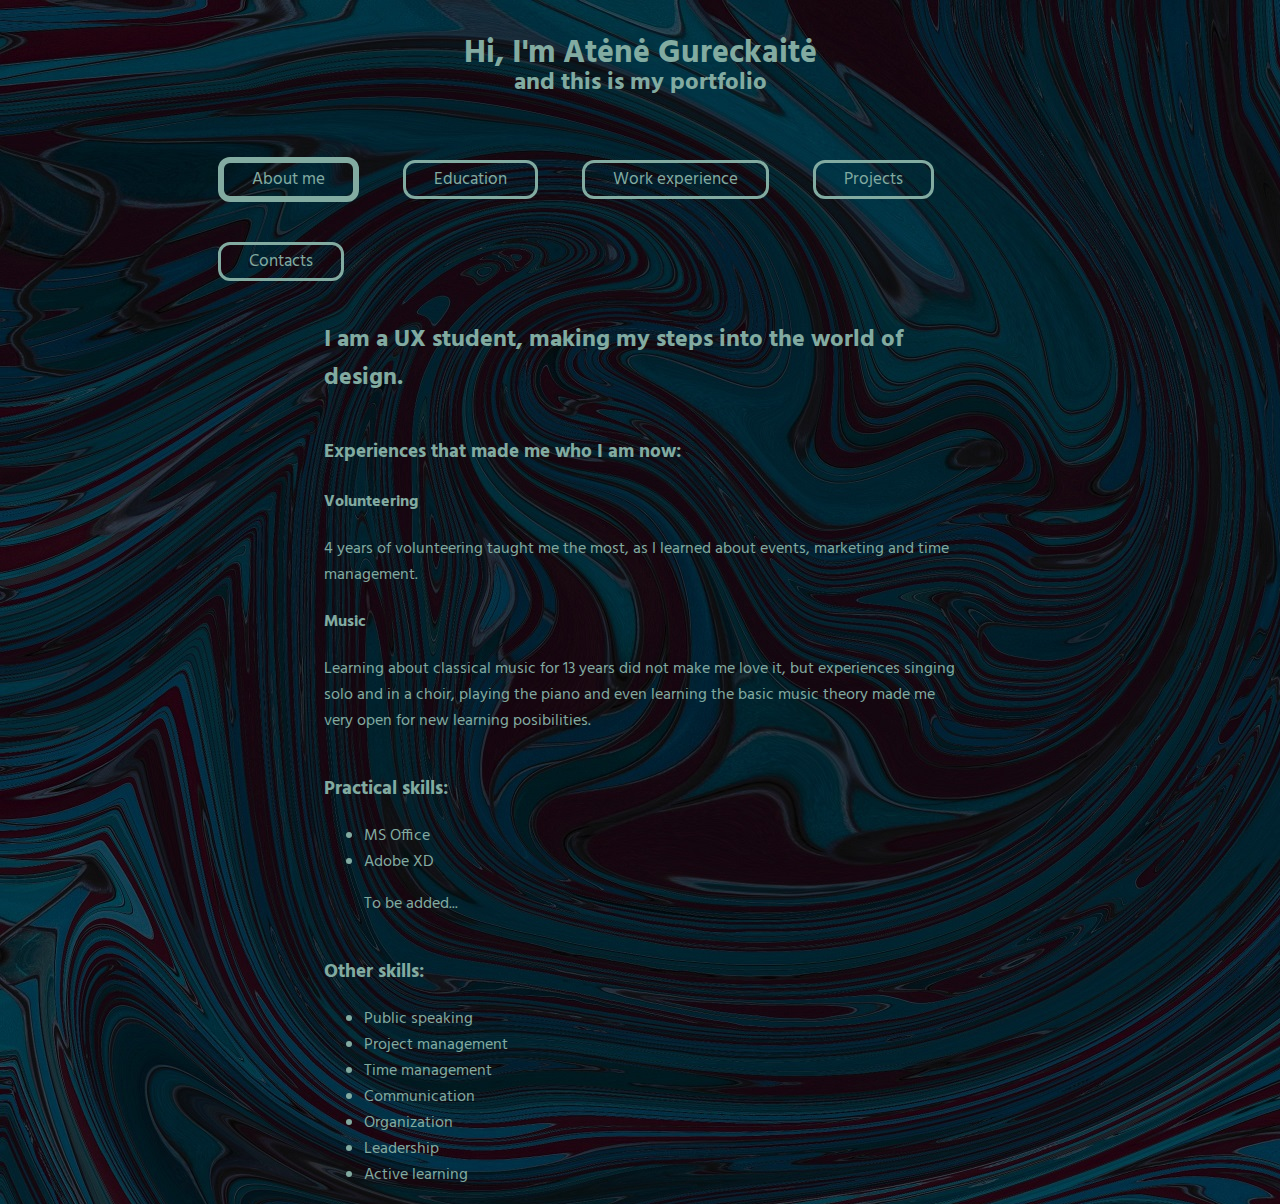
<file: index.html>
<!DOCTYPE html>
<html lang="en">
  <head>
    <meta charset="UTF-8">
    <meta name="viewport" content="width=device-width, initial-scale=1.0">
    <title>Atene Gureckaite Portfolio</title>
    <link href="https://fonts.googleapis.com/css?family=Fredoka+One|Hind:400,600|Montserrat+Subrayada|Sriracha&display=swap" rel="stylesheet">
    <link  rel="stylesheet" href="styles.css">
  </head>

  <body id="full-jpg">
  <!-- TOP -->
    <header>
     <h1>Hi, I'm Atėnė Gureckaitė</h1>
     <h2>and this is my portfolio</h2>
    </header>

<!--BUTTONS -->
    <nav>
      <div class="btn-all">

        <a class="now" href="index.html">About me</a>

        <a class="btn" href="education.html">Education</a>

        <a class="btn" href="Work-experience.html">Work experience</a>

        <a class="btn" href="projects.html">Projects</a>

        <a class="btn" href="contacts.html">Contacts</a>

    </div>
    </nav>

<!-- ABOUT ME -->
    <div class="about-me">
      <h2>I am a UX student, making my steps into the world of design.</h2>
      <div class="text-about">
      <h3>Experiences that made me who I am now:</h3>
      <h4>Volunteering</h4>
      <p>4 years of volunteering taught me the most, as I learned about events, marketing and time management.</p>
      <h4>Music</h4>
      <p>Learning about classical music for 13 years did not make me love it, but experiences singing solo and in a choir, playing the piano and even learning the basic music theory made me very open for new learning posibilities.</p>
    </div>

<section class="list1">
      <h3>Practical skills:</h3>
      <ul>
        <li>MS Office</li>
        <li>Adobe XD</li>
        <p>To be added...</p>
      </ul>
</section>

<section class="list2">
      <h3>Other skills:</h3>
      <ul>
        <li>Public speaking</li>
        <li>Project management</li>
        <li>Time management</li>
        <li>Communication</li>
        <li>Organization</li>
        <li>Leadership</li>
        <li>Active learning</li>
      </ul>
</section>

    </div>



  </body>


    </html>
</file>
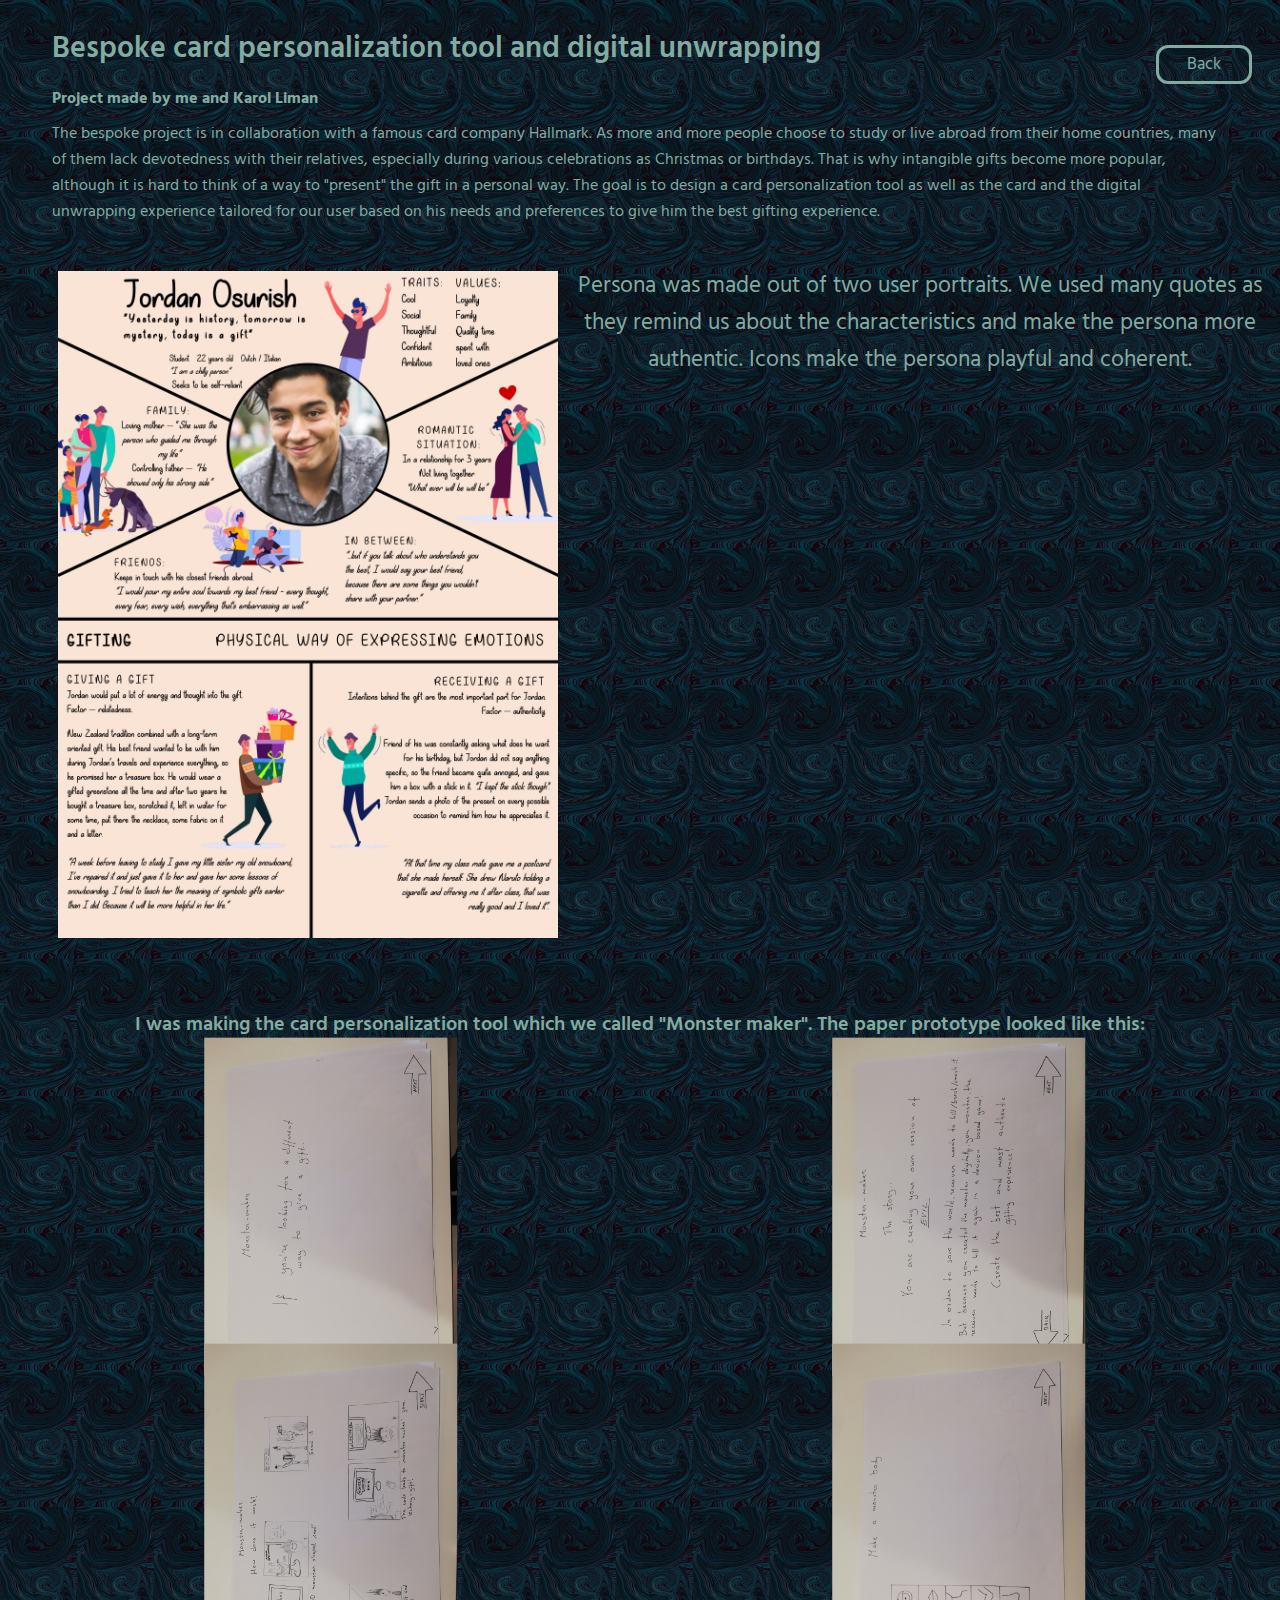
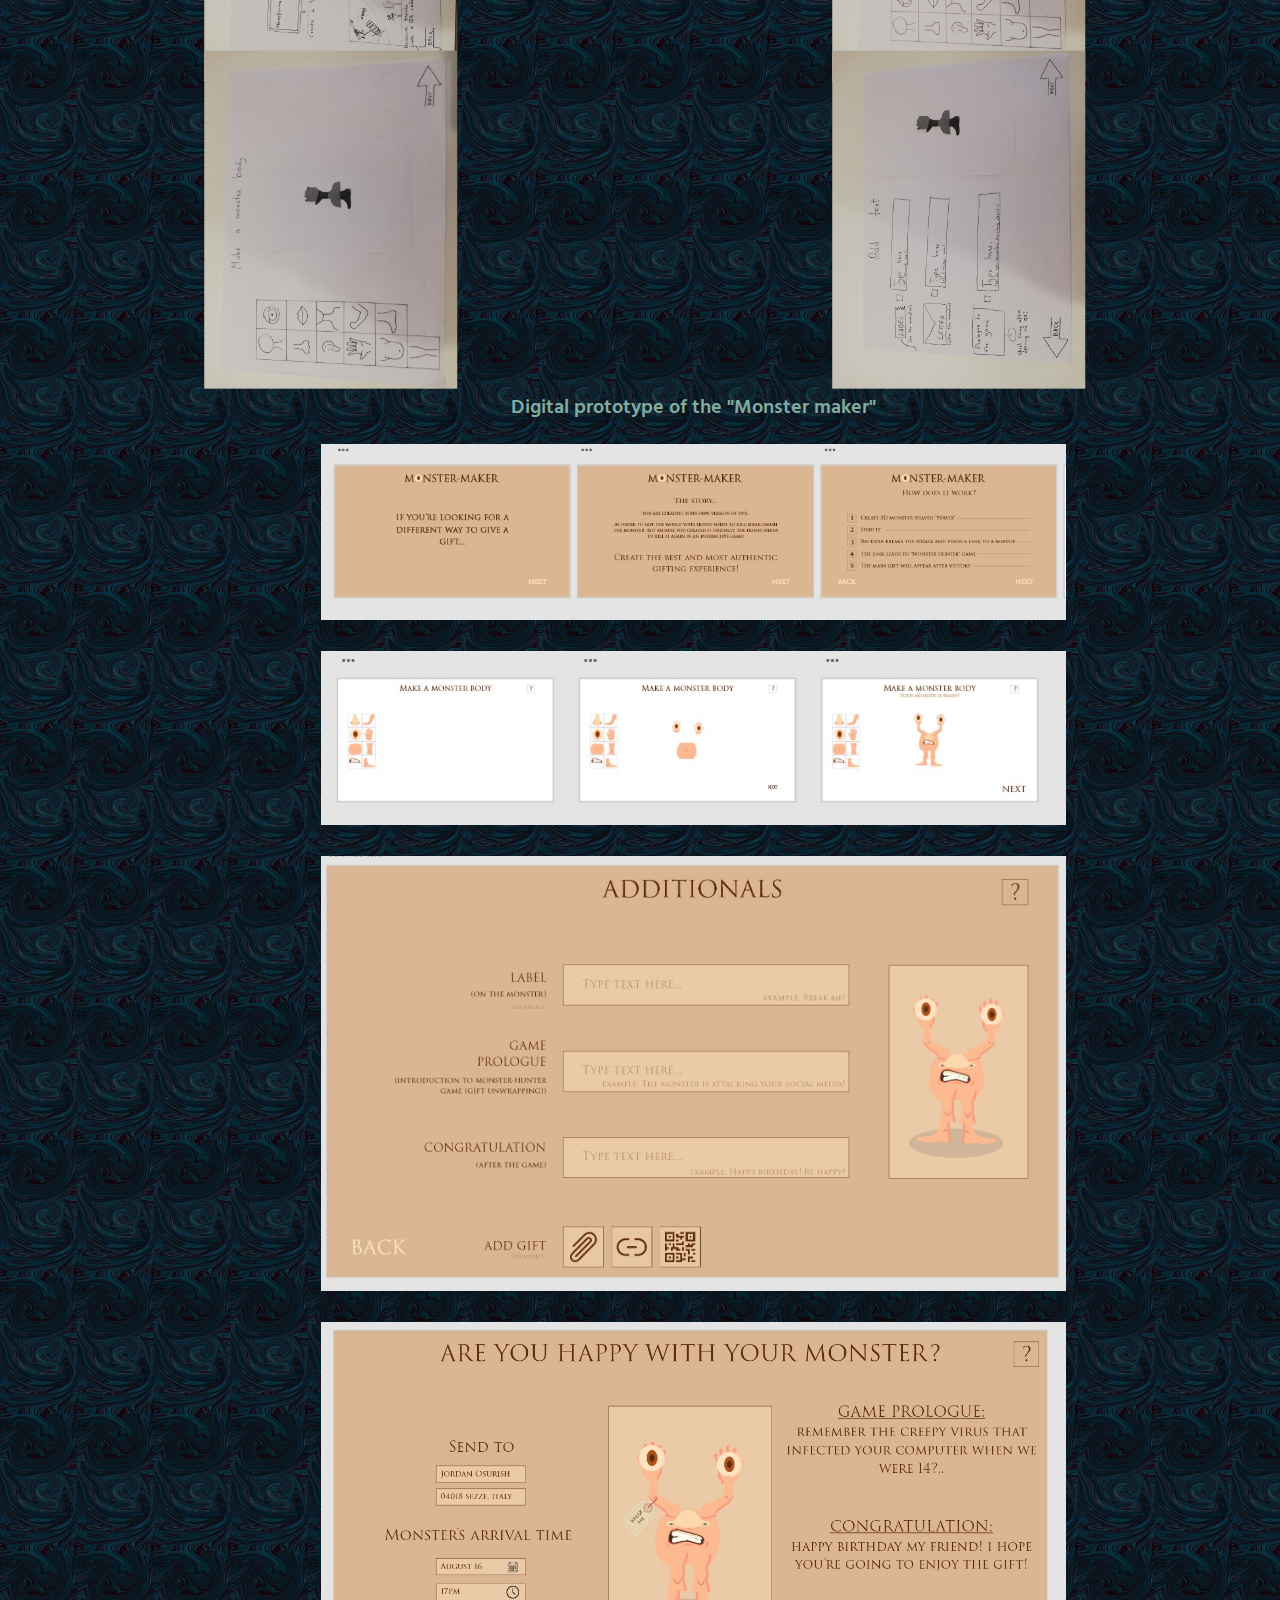
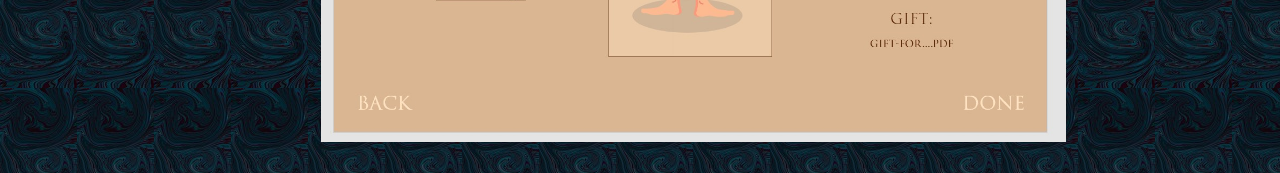
<file: bespoke.html>
<!DOCTYPE html>
<html lang="en">
  <head>
    <meta charset="UTF-8">
    <meta name="viewport" content="width=device-width, initial-scale=1.0">
    <title>Atene Gureckaite Portfolio. Bespoke project</title>
    <link href="https://fonts.googleapis.com/css?family=Fredoka+One|Hind:400,600|Montserrat+Subrayada|Sriracha&display=swap" rel="stylesheet">
    <link  rel="stylesheet" href="styles.css">
  </head>

  <body>

    <div>
      <a class="btn-back" href="projects.html">Back</a>
    </div>

<div class="intro-bespoke">
    <h2>Bespoke card personalization tool and digital unwrapping</h2>
    <h4>Project made by me and Karol Liman</h4>
    <p>The bespoke project is in collaboration with a famous card company Hallmark. As more and more people choose to study or live abroad from their home countries, many of them lack devotedness with their relatives, especially during various celebrations as Christmas or birthdays. That is why intangible gifts become more popular, although it is hard to think of a way to "present" the gift in a personal way. The goal is to design a card personalization tool as well as the card and the digital unwrapping experience tailored for our user based on his needs and preferences to give him the best gifting experience. </p>
  </div>

<div class="photos1">
  <div class="persona">
    <figure><img src="images/persona.jpg" alt="Persona"></figure>
    <p id="persona">Persona was made out of two user portraits. We used many quotes as they remind us about the characteristics and make the persona more authentic. Icons make the persona playful and coherent.</p>
        <br>

  </div>

  <div class="pp">
    <p id="pp">I was making the card personalization tool which we called "Monster maker". The paper prototype looked like this:</p>

<div class="row">
<div class="column">
    <figure><img src="images/pp.jpg" alt="Paper prototype"></figure>
    <figure><img src="images/pp3.jpg" alt="Paper prototype"></figure>
    <figure><img src="images/pp5.jpg" alt="Paper prototype"></figure>
  </div>
  <div class="column">
    <figure><img src="images/pp2.jpg" alt="Paper prototype"></figure>
    <figure><img src="images/pp4.jpg" alt="Paper prototype"></figure>
    <figure><img src="images/pp6.jpg" alt="Paper prototype"></figure>
  </div>
  </div>
</div>

<div class="mm">
    <p>Digital prototype of the "Monster maker"</p>
    <figure><img src="images/mm1.jpg" alt="Monster maker"></figure>
    <figure><img src="images/mm2.jpg" alt="Monster maker"></figure>
    <figure><img src="images/mm3.jpg" alt="Monster maker"></figure>
    <figure><img src="images/mm4.jpg" alt="Monster maker"></figure>
  </div>


  </body>

</html>
</file>
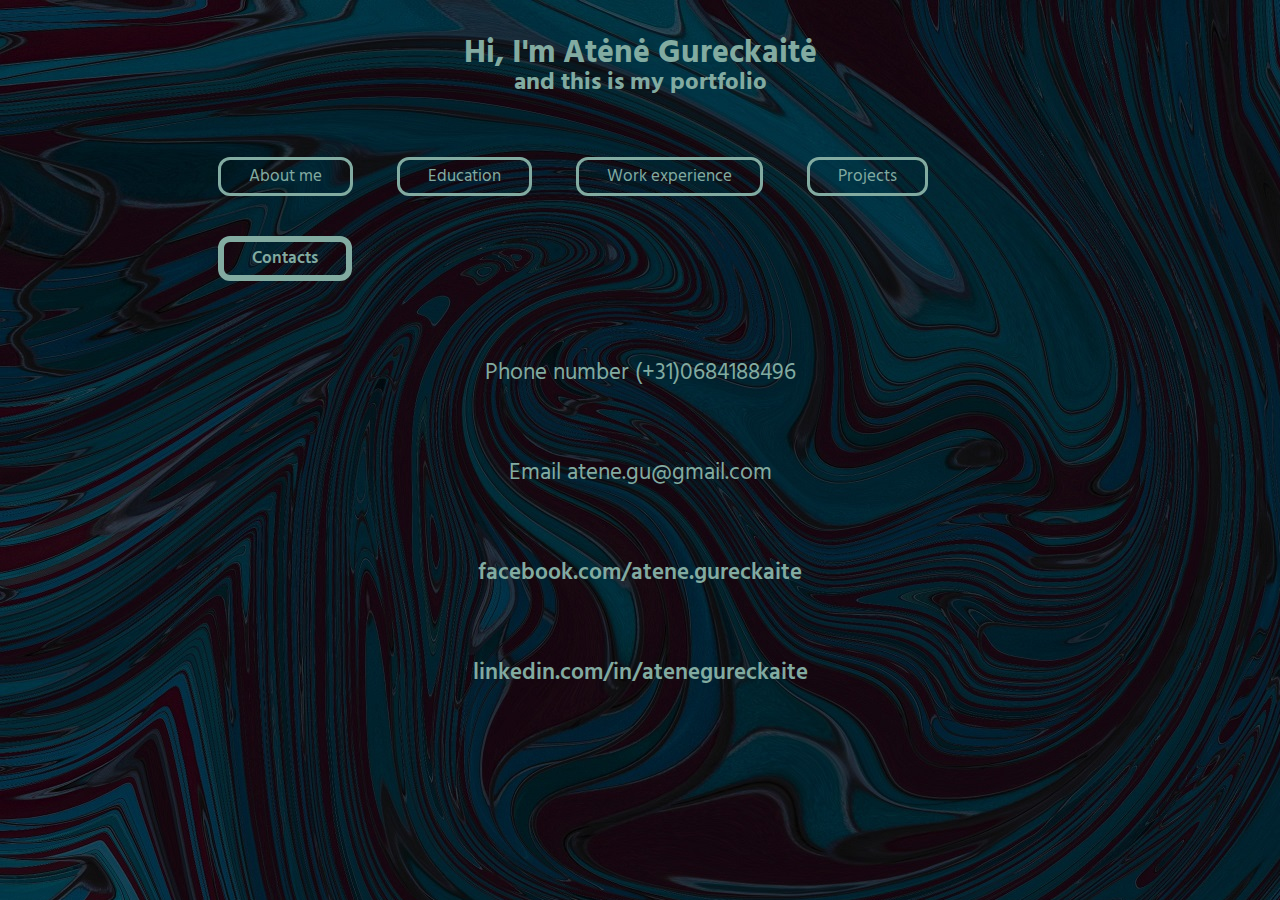
<file: contacts.html>
<!DOCTYPE html>
<html lang="en">
  <head>
    <meta charset="UTF-8">
    <meta name="viewport" content="width=device-width, initial-scale=1.0">
    <title>Atene Gureckaite Portfolio. Contacts</title>
    <link href="https://fonts.googleapis.com/css?family=Fredoka+One|Hind:400,600|Montserrat+Subrayada|Sriracha&display=swap" rel="stylesheet">
    <link  rel="stylesheet" href="styles.css">
  </head>

    <body id="full-jpg">
    <!-- TOP -->
      <header>
       <h1>Hi, I'm Atėnė Gureckaitė</h1>
       <h2>and this is my portfolio</h2>
      </header>

  <!--BUTTONS -->
      <nav>
        <div class="btn-all">
        <div class="btn">
          <a href="index.html">About me</a>
        </div>

        <div class="btn">
          <a href="education.html">Education</a>
        </div>

        <div class="btn">
          <a href="Work-experience.html">Work experience</a>
        </div>

        <div class="btn">
          <a href="projects.html">Projects</a>
        </div>

        <div class="now">
          <a href="contacts.html">Contacts</a>
        </div>
      </div>
    </nav>

    <section class="contacts">

      <dl>
        <dt>Phone number (+31)0684188496<dt>
        <dt>Email atene.gu@gmail.com</dt>
        <dt><a href="https://www.facebook.com/atene.gureckaite" target="_blank" class="contacts">facebook.com/atene.gureckaite</a></dt>
        <dt><a href="https://www.linkedin.com/in/atenegureckaite/" target="_blank" class="contacts">linkedin.com/in/atenegureckaite</a></dt>
      </dl>

    </section>

</html>
</file>
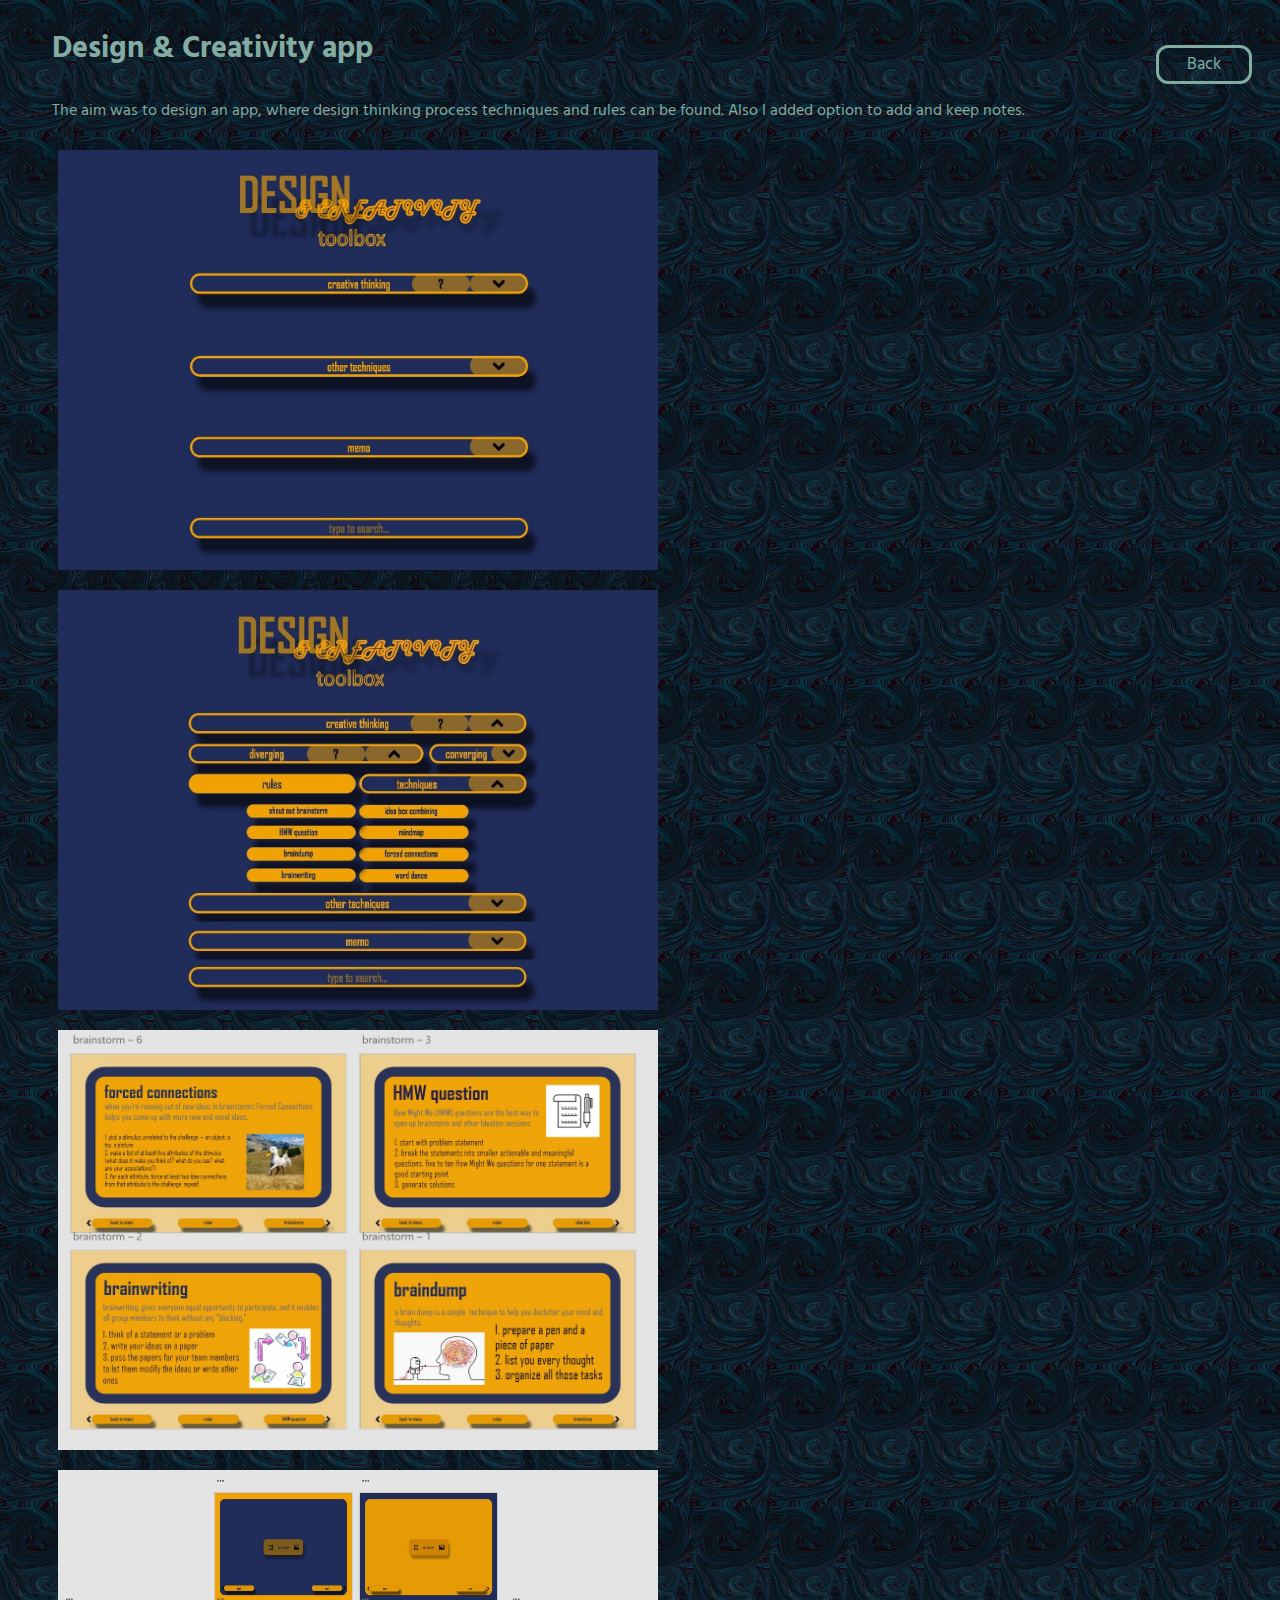
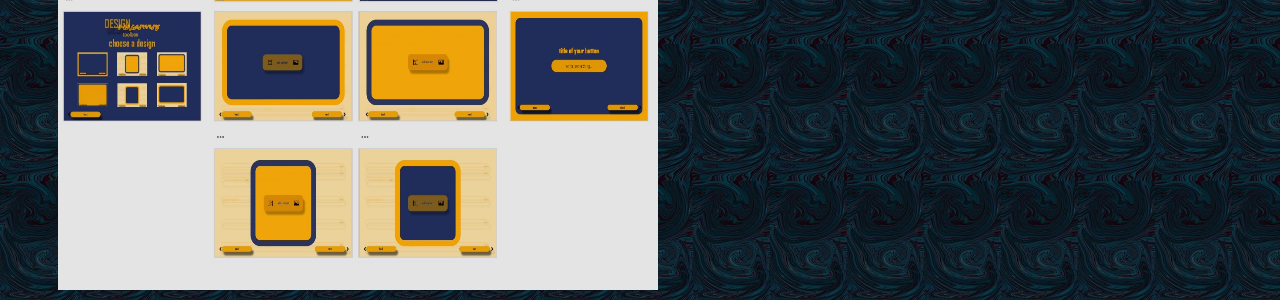
<file: dc.html>
<!DOCTYPE html>
<html lang="en">
  <head>
    <meta charset="UTF-8">
    <meta name="viewport" content="width=device-width, initial-scale=1.0">
    <title>Atene Gureckaite Portfolio. Design & Creativity app</title>
    <link href="https://fonts.googleapis.com/css?family=Fredoka+One|Hind:400,600|Montserrat+Subrayada|Sriracha&display=swap" rel="stylesheet">
    <link  rel="stylesheet" href="styles.css">
  </head>

<body>
  <div>
    <a class="btn-back" href="projects.html">Back</a>
  </div>

<div class="projects-dc">
<h2>Design & Creativity app</h2>
<p>The aim was to design an app, where design thinking process techniques and rules can be found. Also I added option to add and keep notes.</p>
</div>


  <figure class="photo"><img src="images/DC-app1.jpg" alt="Design & Creativity app">
</figure>

<figure class="photo"><img src="images/DC-app2.jpg" alt="Design & Creativity app">
</figure>

<figure class="photo"><img src="images/app6.jpg" alt="Design & Creativity app">
</figure>

<figure class="photo"><img src="images/app3.jpg" alt="Design & Creativity app">
</figure>
</body>

</html>
</file>
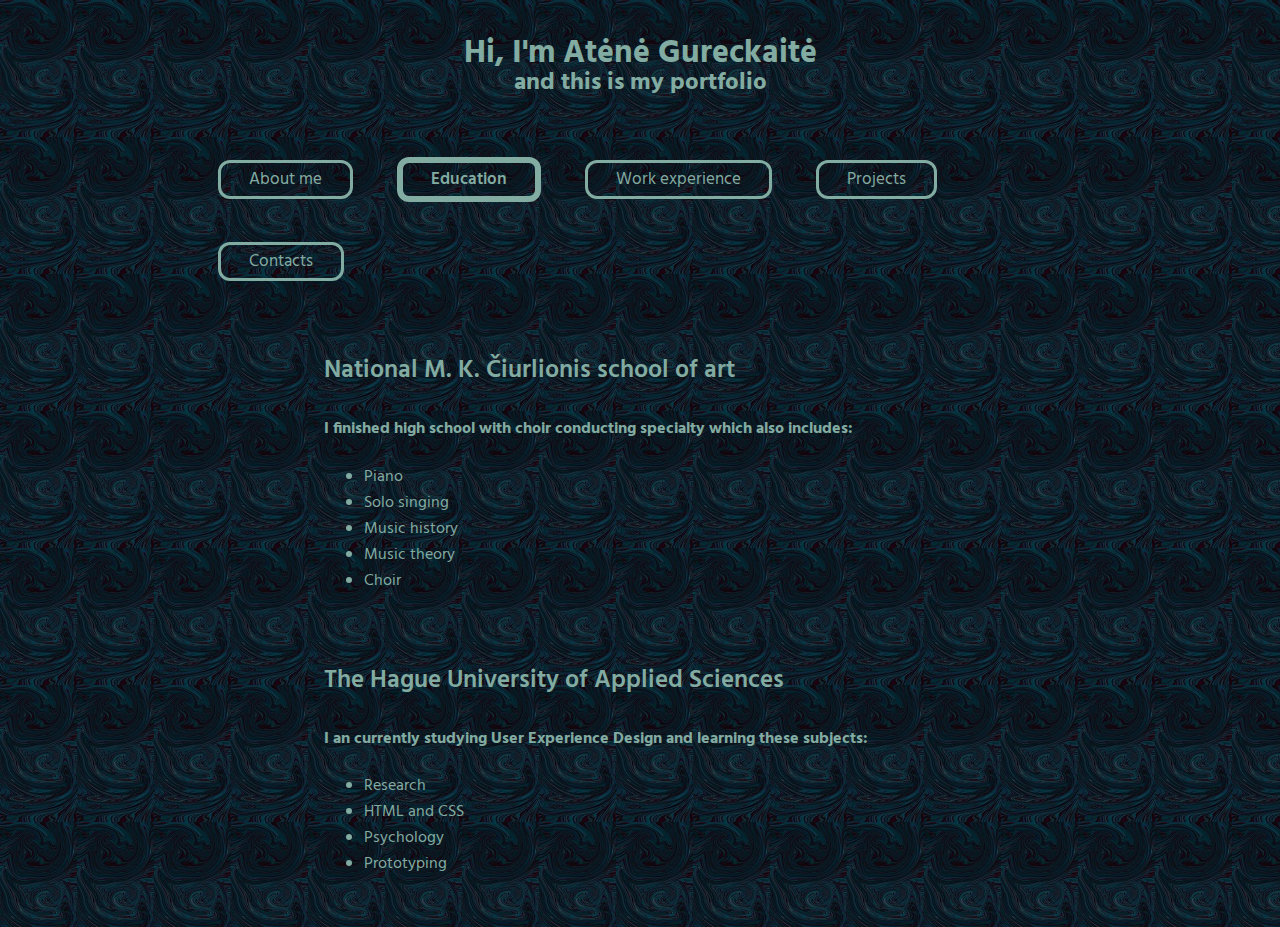
<file: education.html>
<!DOCTYPE html>
<html lang="en">
  <head>
    <meta charset="UTF-8">
    <meta name="viewport" content="width=device-width, initial-scale=1.0">
    <title>Atene Gureckaite Portfolio. Education</title>
    <link href="https://fonts.googleapis.com/css?family=Fredoka+One|Hind:400,600|Montserrat+Subrayada|Sriracha&display=swap" rel="stylesheet">
    <link  rel="stylesheet" href="styles.css">
  </head>

    <body>
    <!-- TOP -->
      <header>
       <h1>Hi, I'm Atėnė Gureckaitė</h1>
       <h2>and this is my portfolio</h2>
      </header>

  <!--BUTTONS -->
    <nav>
      <div class="btn-all">
      <div class="btn">
        <a href="index.html">About me</a>
      </div>

      <div class="now">
        <a href="education.html">Education</a>
      </div>

      <div class="btn">
        <a href="Work-experience.html">Work experience</a>
      </div>

      <div class="btn">
        <a href="projects.html">Projects</a>
      </div>

      <div class="btn">
        <a href="contacts.html">Contacts</a>
      </div>
    </div>
  </nav>

      <!-- EDUCATION -->
          <div class="education">
            <h3>National M. K. Čiurlionis school of art</h3>
            <h4>I finished high school with choir conducting specialty which also includes:</h4>
            <ul>
              <li>Piano</li>
              <li>Solo singing</li>
              <li>Music history</li>
              <li>Music theory</li>
              <li>Choir</li>
            </ul>

            <br>
            <h3>The Hague University of Applied Sciences</h3>
            <h4>I an currently studying User Experience Design and learning these subjects:</h4>
            <ul>
              <li>Research</li>
              <li>HTML and CSS</li>
              <li>Psychology</li>
              <li>Prototyping</li>
            </ul>
          </div>

</html>
</file>
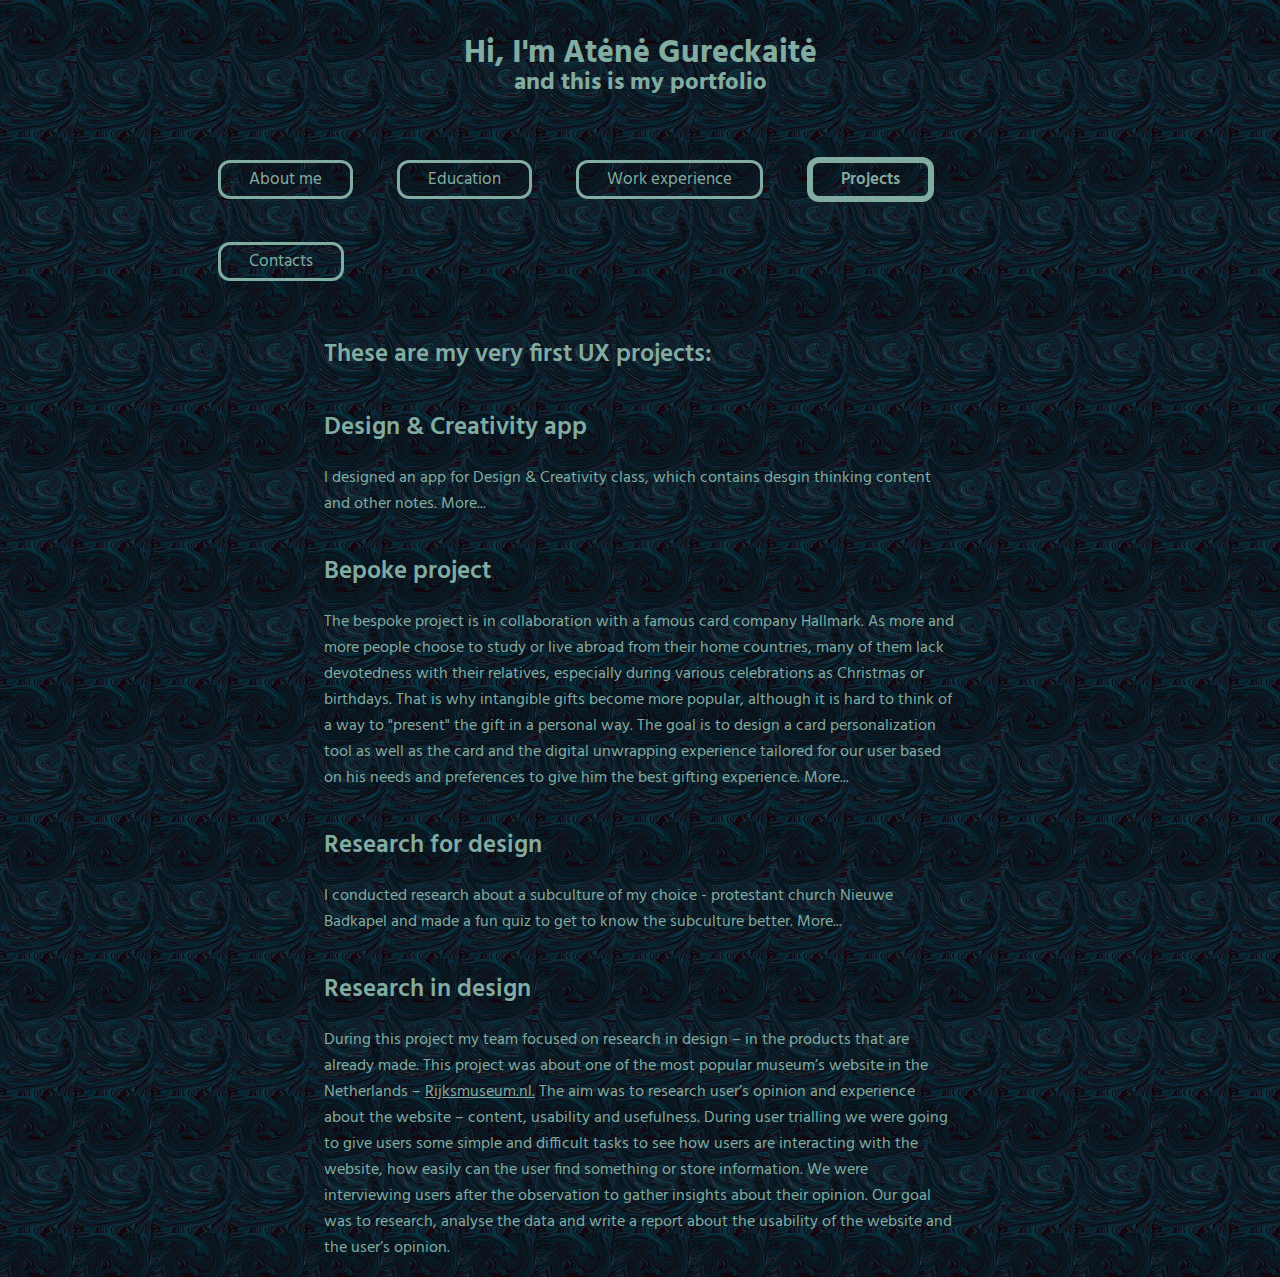
<file: projects.html>
<!DOCTYPE html>
<html lang="en">
  <head>
    <meta charset="UTF-8">
    <meta name="viewport" content="width=device-width, initial-scale=1.0">
    <title>Atene Gureckaite Portfolio. Projects</title>
    <link href="https://fonts.googleapis.com/css?family=Fredoka+One|Hind:400,600|Montserrat+Subrayada|Sriracha&display=swap" rel="stylesheet">
    <link  rel="stylesheet" href="styles.css">
  </head>

    <body>
    <!-- TOP -->
      <header>
       <h1>Hi, I'm Atėnė Gureckaitė</h1>
       <h2>and this is my portfolio</h2>
      </header>

  <!--BUTTONS -->
    <nav>
      <div class="btn-all">
      <div class="btn">
        <a href="index.html">About me</a>
      </div>

      <div class="btn">
        <a href="education.html">Education</a>
      </div>

      <div class="btn">
        <a href="Work-experience.html">Work experience</a>
      </div>

      <div class="now">
        <a href="projects.html">Projects</a>
      </div>

      <div class="btn">
        <a href="contacts.html">Contacts</a>
      </div>
    </div>
  </nav>

  <section class="projects">
    <h4>These are my very first UX projects:</h4>
    <div class="dc">
    <h3>Design & Creativity app</h3>
    <p>I designed an app for Design & Creativity class, which contains desgin thinking content and other notes.<a class="btn-projects" href="dc.html"> More...</a></p>
  </div>

  <div class="bespoke" >
    <h3>Bepoke project</h3>
    <p>The bespoke project is in collaboration with a famous card company Hallmark. As more and more people choose to study or live abroad from their home countries, many of them lack devotedness with their relatives, especially during various celebrations as Christmas or birthdays. That is why intangible gifts become more popular, although it is hard to think of a way to "present" the gift in a personal way. The goal is to design a card personalization tool as well as the card and the digital unwrapping experience tailored for our user based on his needs and preferences to give him the best gifting experience.<a class="btn-projects" href="bespoke.html"> More...</a> </p>
  </div>

  <div class="rd-for">
    <h3>Research for design</h3>
    <p>I conducted research about a subculture of my choice - protestant church Nieuwe Badkapel and made a fun quiz to get to know the subculture better.<a class="btn-projects" href="rd-for.html"> More...</a></p>
  </div>

  <div class="rd-in">
    <h3 id="rd-in">Research in design</h3>
    <p>During this project my team focused on research in design – in the products that are already made. This project was about one of the most popular museum’s website in the Netherlands – <a class="rijks" href="https://www.rijksmuseum.nl" target="_blank">Rijksmuseum.nl.</a> The aim was to research user’s opinion and experience about the website – content, usability and usefulness. During user trialling we were going to give users some simple and difficult tasks to see how users are interacting with the website, how easily can the user find something or store information. We were interviewing users after the observation to gather insights about their opinion. Our goal was to research, analyse the data and write a report about the usability of the website and the user’s opinion.</p>
  </div>

  </section>

</html>
</file>
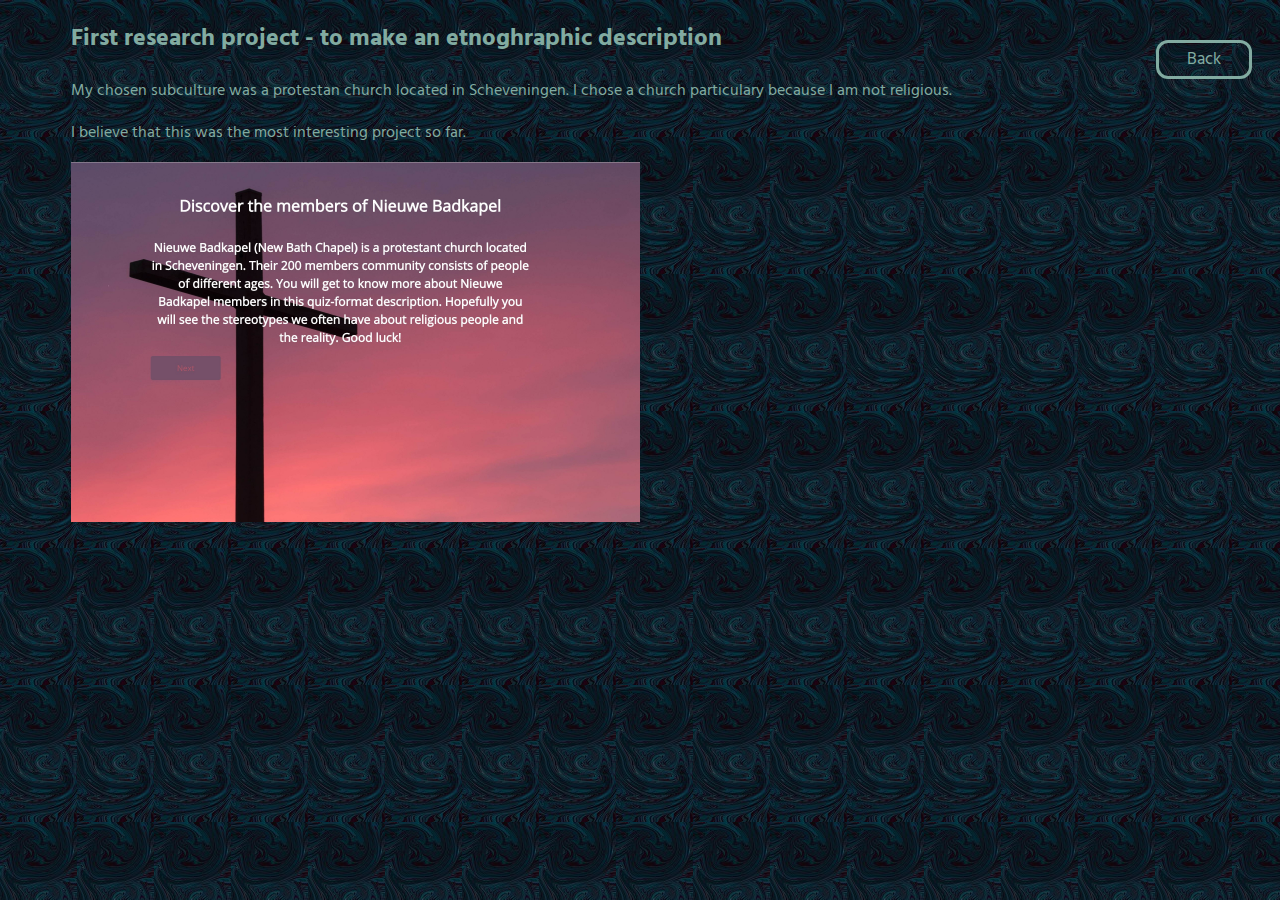
<file: rd-for.html>
<!DOCTYPE html>
<html lang="en">
  <head>
    <meta charset="UTF-8">
    <meta name="viewport" content="width=device-width, initial-scale=1.0">
    <title>Atene Gureckaite Portfolio. Research for design</title>
    <link href="https://fonts.googleapis.com/css?family=Fredoka+One|Hind:400,600|Montserrat+Subrayada|Sriracha&display=swap" rel="stylesheet">
    <link  rel="stylesheet" href="styles.css">
  </head>

  <body>

    <div>
      <a class="btn-back" href="projects.html">Back</a>
    </div>

<div class="projects-rd-for">
    <h2>First research project - to make an etnoghraphic description</h2>

    <p>My chosen subculture was a protestan church located in Scheveningen. I chose a church particulary because I am not religious.</p>
    <p>I believe that this was the most interesting project so far.</p>
    <a href="https://www.quiz-maker.com/QTLVB2A" target="_blank"><img src="images/quiz.jpg"></a>

</div>

</html>
</file>
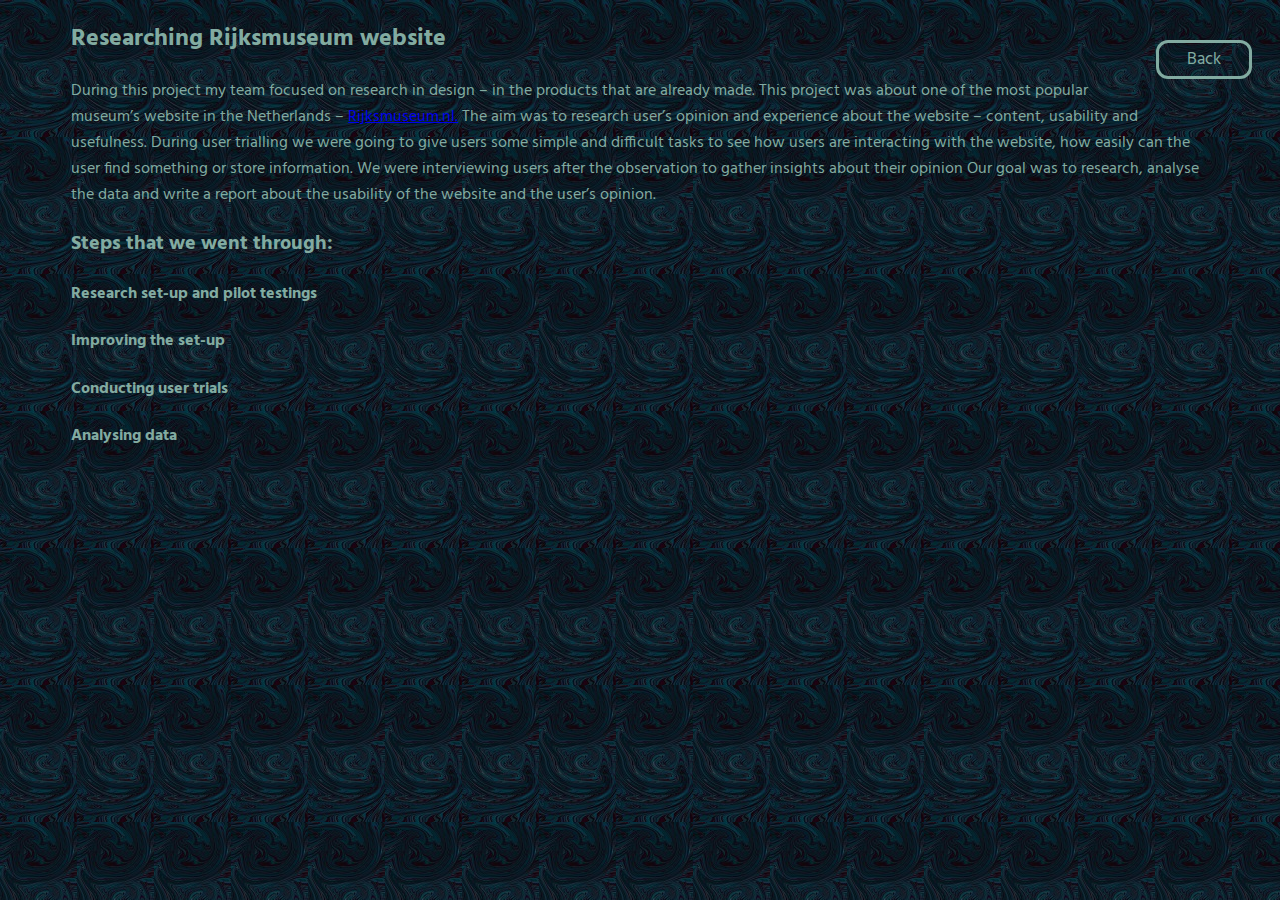
<file: rd-in.html>
<!DOCTYPE html>
<html lang="en">
  <head>
    <meta charset="UTF-8">
    <meta name="viewport" content="width=device-width, initial-scale=1.0">
    <title>Atene Gureckaite Portfolio. Research in design</title>
    <link href="https://fonts.googleapis.com/css?family=Fredoka+One|Hind:400,600|Montserrat+Subrayada|Sriracha&display=swap" rel="stylesheet">
    <link  rel="stylesheet" href="styles.css">
  </head>

  <body>

    <div>
      <a class="btn-back" href="projects.html">Back</a>
    </div>

    <div class="projects-rd-in">
      <h2>Researching Rijksmuseum website</h2>

      <p>During this project my team focused on research in design – in the products that are already made. This project was about one of the most popular museum’s website in the Netherlands – <a href="https://www.rijksmuseum.nl">Rijksmuseum.nl.</a> The aim was to research user’s opinion and experience about the website – content, usability and usefulness. During user trialling we were going to give users some simple and difficult tasks to see how users are interacting with the website, how easily can the user find something or store information. We were interviewing users after the observation to gather insights about their opinion  Our goal was to research, analyse the data and write a report about the usability of the website and the user’s opinion.</p>

      <h3>Steps that we went through:</h3>
      <h4>Research set-up and pilot testings</h4>
      <p>
      <h4>Improving the set-up</h4>
      <h4>Conducting user trials</h4>
      <h4>Analysing data</h4>
</file>
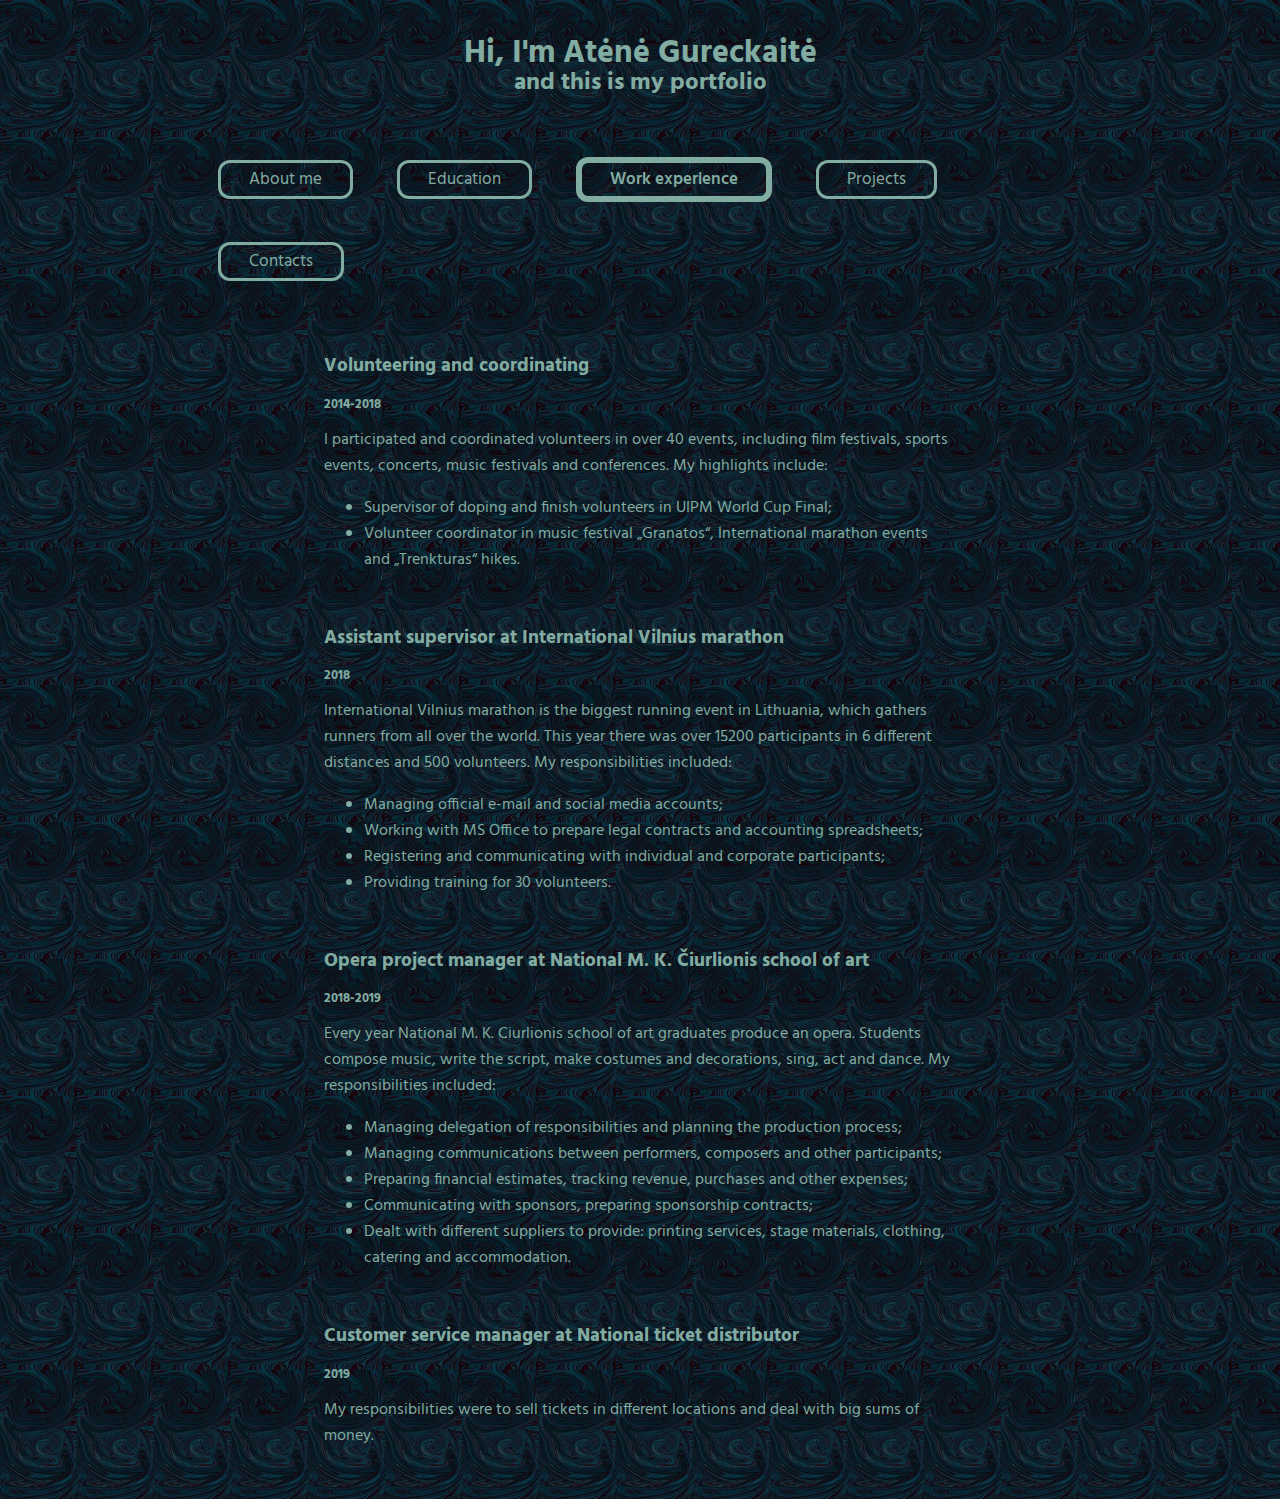
<file: Work-experience.html>
<!DOCTYPE html>
<html lang="en">
  <head>
    <meta charset="UTF-8">
    <meta name="viewport" content="width=device-width, initial-scale=1.0">
    <title>Atene Gureckaite Portfolio. Work experience</title>
    <link href="https://fonts.googleapis.com/css?family=Fredoka+One|Hind:400,600|Montserrat+Subrayada|Sriracha&display=swap" rel="stylesheet">
    <link  rel="stylesheet" href="styles.css">
  </head>

    <body>
    <!-- TOP -->
      <header>
       <h1>Hi, I'm Atėnė Gureckaitė</h1>
       <h2>and this is my portfolio</h2>
      </header>

  <!--BUTTONS -->
    <nav>
      <div class="btn-all">
      <div class="btn">
        <a href="index.html">About me</a>
      </div>

      <div class="btn">
        <a href="education.html">Education</a>
      </div>

      <div class="now">
        <a href="Work-experience.html">Work experience</a>
      </div>

      <div class="btn">
        <a href="projects.html">Projects</a>
      </div>

      <div class="btn">
        <a href="contacts.html">Contacts</a>
      </div>
    </div>
  </nav>

      <!-- EDUCATION -->
          <div class="work-experience">
            <div class="work" class="volunteering">
            <h3>Volunteering and coordinating</h3>
            <h5>2014-2018</h5>
            <p>I participated and coordinated volunteers in over 40 events, including film festivals, sports events, concerts, music festivals and conferences. My highlights include:</p>
            <ul>
              <li>Supervisor of doping and finish volunteers in UIPM World Cup Final;</li>
              <li>Volunteer coordinator in music festival „Granatos“, International marathon events and „Trenkturas“ hikes.</li>
            </ul>
          </div>

          <div class="work" class="marathon">
          <h3>Assistant supervisor at International Vilnius marathon</h3>
          <h5>2018</h5>
          <p>International Vilnius marathon is the biggest running event in Lithuania, which gathers runners from all over the world. This year there was over 15200 participants in 6 different distances and 500 volunteers. My responsibilities included:</p>
          <ul>
            <li>Managing official e-mail and social media accounts;</li>
            <li>Working with MS Office to prepare legal contracts and accounting spreadsheets;</li>
            <li>Registering and communicating with individual and corporate participants;</li>
            <li>Providing training for 30 volunteers.</li>
          </ul>
        </div>

        <div class="work" class="opera">
        <h3>Opera project manager at National M. K. Čiurlionis school of art</h3>
        <h5>2018-2019</h5>
        <p>Every year National M. K. Ciurlionis school of art graduates produce an opera. Students compose music, write the script, make costumes and decorations, sing, act and dance. My responsibilities included:</p>
        <ul>
          <li>Managing delegation of responsibilities and planning the production process;</li>
          <li>Managing communications between performers, composers and other participants;</li>
          <li>Preparing financial estimates, tracking revenue, purchases and other expenses;</li>
          <li>Communicating with sponsors, preparing sponsorship contracts;</li>
          <li>Dealt with different suppliers to provide: printing services, stage materials, clothing, catering and accommodation.</li>
        </ul>
      </div>

      <div class="work" class="tickets">
      <h3>Customer service manager at National ticket distributor</h3>
      <h5>2019</h5>
      <p>My responsibilities were to sell tickets in different locations and deal with big sums of money.</p>
    </div>

        </div>



</html>
</file>
<file: styles.css>
/* font-family: 'Sriracha', cursive;
font-family: 'Hind', sans-serif;
font-family: 'Fredoka One', cursive;
font-family: 'Montserrat Subrayada', sans-serif; */
/* photo - Brandon Vazquez */

body {
  background-image: url('pattern-small3.jpg');
  font-family: 'Hind', sans-serif;
}

header {
  margin-top: 50px;
  margin-left: auto;
  margin-right: auto;
  margin-bottom: 50px;
  text-align: center;
  line-height: 8px;
}

h1 {
  color: #82ABA1

}

h2 {
  color: #82ABA1;
}

h4 {
  color: #82ABA1;
}

p {
  color: #82ABA1;
}

.btn a {
  text-decoration: none;
  color: #82ABA1;
}

.now a{
  text-decoration: none;
  color: #82ABA1;
  font-weight: 600;
}

.btn a:hover{
  background: #82ABA1;
  color: #061C22;
}

/* ----------------BUTTONS--------------------------- */

.btn-all{
  margin-left: auto;
  margin-right: auto;
  width: 70%;
}

.btn {
  color: #82ABA1;
  border: 3px solid #82ABA1;
  padding: 3px 28px;
  margin: 20px;
  text-align: center;
  display: inline-block;
  font-size: 17px;
  border-radius: 12px;
  text-decoration: none;
}


.now  {
  color: #82ABA1;
  border: 6px solid #82ABA1;
  padding: 3px 28px;
  margin: 20px;
  text-align: center;
  display: inline-block;
  font-size: 17px;
  border-radius: 12px;
  text-decoration: none;
}


.btn:hover {
  background: #82ABA1;
  color: #061C22;
}

.btn-back {
  text-decoration: none;
  color: #82ABA1;
  border: 3px solid #82ABA1;
  padding: 3px 28px;
  margin: 20px;
  text-align: center;
  font-size: 17px;
  border-radius: 12px;
  float: right;
}

.btn-back:hover {
  background: #82ABA1;
  color: #061C22;
}

/* ----------------ABOUT-ME--------------------------- */
.about-me {
  color: #82ABA1;
  margin-left: auto;
  margin-right: auto;
  width: 50%;
}

.list {
 margin-top: 80px;
}

.text-about {
  margin-top: 40px;
}

.list h3 {
  line-height: 2px;

}

.list1 {
    margin-top: 40px;
}

.list2 {
    margin-top: 40px;
}
/* ----------------EDUCATION--------------------------- */
.education h3{
    overflow-wrap: break-word;
    font-weight: 600;
    font-size: 25px;
    padding-bottom: 0;
}

.education h4{
  overflow: break-word;
  padding-top: 0;
}

.education {
  color: #82ABA1;
  margin-top: 40px;
  margin-left: auto;
  margin-right: auto;
  width: 50%;
  margin-top: 50px;
  margin-bottom: 50px;
}


/* ----------------WORK EXPERIENCE--------------------------- */

.work-experience h3{
  overflow-wrap: break-word;
}

.work-experience h5{
  line-height: 1px;
  overflow: break-word;
}
.work-experience {
  color: #82ABA1;
  margin-left: auto;
  margin-right: auto;
  width: 50%;
}

.work {
  margin-top: 50px;
  margin-bottom: 50px;
}

/* ----------------PROJECTS--------------------------- */
.projects h3 {
  font-weight: 600;
  font-size: 25px;
  padding-bottom: 1px;
  margin-bottom: 0;
}

#rd-in {
  font-weight: 600;
  font-size: 25px;
  padding-bottom: 1px;
  margin-bottom: 0;
}


.projects {
  color: #82ABA1;
  margin-left: auto;
  margin-right: auto;
  width: 50%;
}

.btn-projects:hover {
  background: #82ABA1;
  color: #061C22;
  border: 1px solid #82ABA1;
  padding: 1px 5px 1px 1px;
  margin-left: 5px;
  border-radius: 12px;
}

a.btn-projects {
  font-weight: 400;
  text-decoration: none;
  color: #82ABA1;
}

.bespoke {
  margin-top: 35px;
}

.rd-for {
  margin-top: 35px;
}

.rd-in {
  margin-top: 35px;
}

a.rijks {
  color: #82ABA1;
  text-decoration: underline;
}

.projects h4 {
  font-size: 25px;
  font-weight: 600;
}



/* ----------------CONTACTS--------------------------- */

.contacts {
  color: #82ABA1;
  margin-left: auto;
  margin-right: auto;
  width: 50%;
  text-align: center;
  line-height: 100px;
  font-size: 23px;
}

.contacts a {
  text-decoration: none;
  font-weight: 600;
  text-align: center;
  align-items: center;
  align-content: center;
}

.contacts a:hover {
  background: #82ABA1;
  color: #061C22;
  border: 3px solid #82ABA1;
  padding-top: 1px;
  padding: 1px 10px;
  margin: auto;
  border-radius: 12px;
}

#full-jpg {
  background-image: url('pattern-small.jpg');
}

/* ----------------DC--------------------------- */

.projects-dc {
  color: #82ABA1;
  margin-left: auto;
  margin-right: auto;
  width: 93%;
}

.projects-dc h2 {
  font-size: 30px;
}

.photo img {
  width: 600px;
  height: 420px;
  float: left;
  display: flex;
  padding: 10px;
}

/* ----------------BESPOKE--------------------------- */
.persona img {
  width: 500px;
  padding: 10px;
  margin-left: auto;
  margin-right: auto;
}

.photos1 {
  display: block;
}

.persona {
  color: #82ABA1;
  display: block;
  float: right;
  text-align: center;
  margin-bottom: 50px;
}

.persona img {
  float: left;
}

.intro-bespoke h4{
  line-height: 1px;
}

.intro-bespoke h2{
  padding-bottom: 1px;
  font-size: 30px;
  font-weight: 600;
}

.intro-bespoke {
  margin-left: auto;
  margin-right: auto;
  width: 93%;
}

.persona h3{
  line-height: 1px;
}
#persona {
  font-size: 23px;
}

.row {
  display: flex;
  flex-wrap: wrap;
  padding: 0 4px;
}
.column {
  flex: 25%;
  max-width: 40%;
  padding: 0 4px;
  margin-left: auto;
  margin-right: auto;
}

.column img {
  /* margin-top: 8px; */
  width: 80%;
  transform: rotate(270deg);
  padding-right: 4px;
  padding-top: 10px;
}

.pp {
  float: left;
  display: block;
  text-align: center;
  font-size: 20px;
  line-height: 55px;
}

#pp {
  font-weight: 600;
  font-size: 20px;
  display: inline;
  align-items: center;
}

.mm img{
  width: 80%;
}

.mm {
  align-items: center;
  margin-left: 180px;
  margin-right: auto;
  width: 80%;
  text-align: center;
  font-size: 20px;
  font-weight: 600;
}

/* ----------------RD-FOR--------------------------- */

.rd-for {
color: #82ABA1;
}

.projects-rd-for{
  width: 90%;
  margin-left: auto;
  margin-right: auto;
}

.projects-rd-for img {
  width: 50%;
}

/* ----------------RD-IN--------------------------- */

.rd-in h3 {
font-size: 20px;
font-weight: 600;
text-decoration: none;
color: #82ABA1;
}



.projects-rd-in {
  margin-left: auto;
  margin-right: auto;
  width: 90%;
}

.projects-rd-in h3 {
  font-size: 20px;
  color: #82ABA1;
}
</file>
